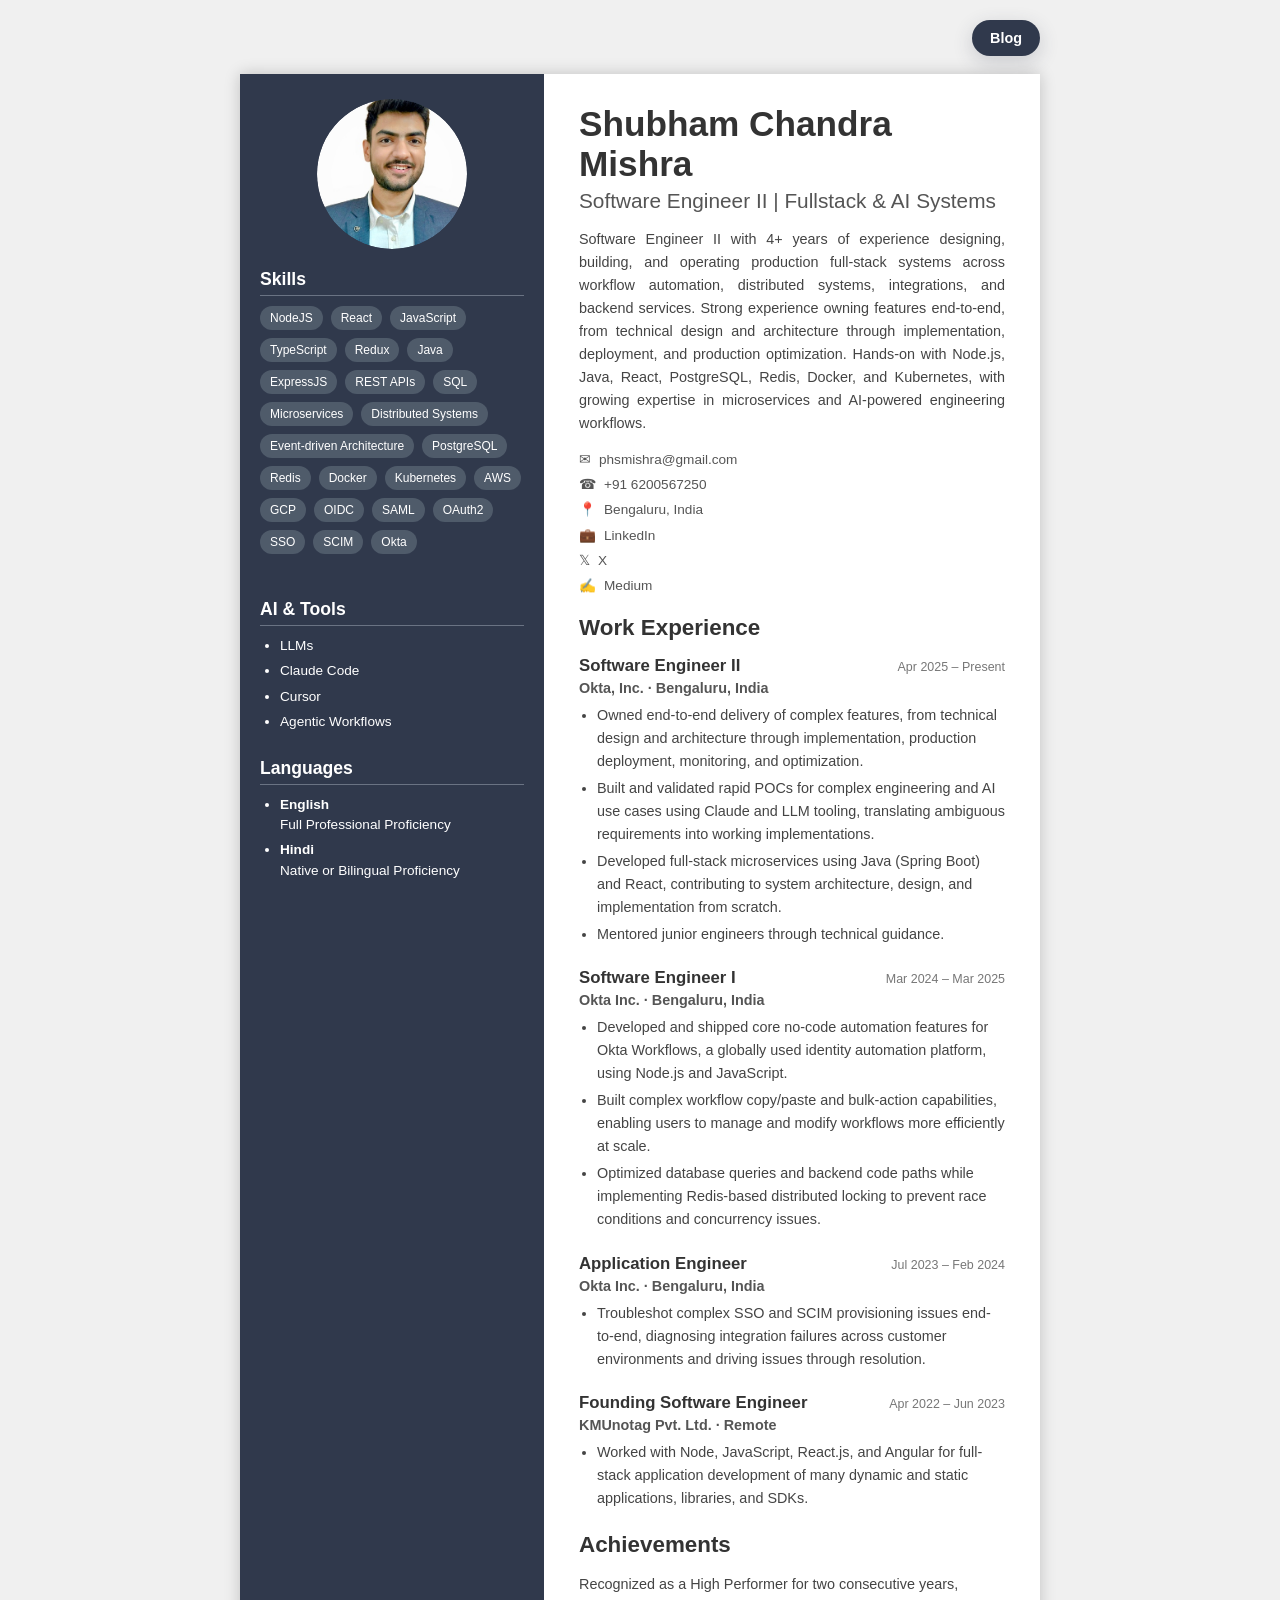
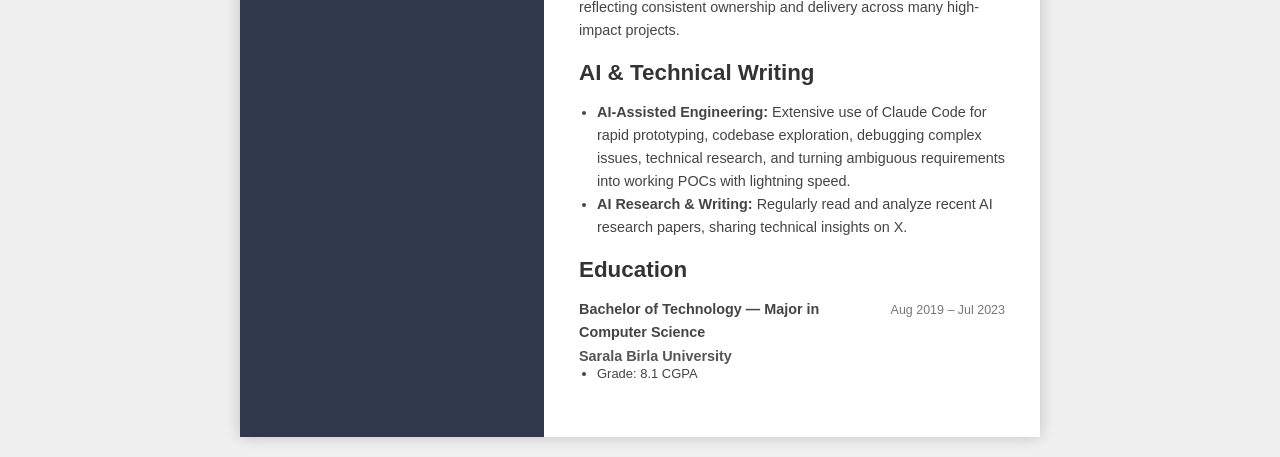
<file: index.html>
<!DOCTYPE html>
<html lang="en">
<head>
    <meta charset="UTF-8">
    <meta name="viewport" content="width=device-width, initial-scale=1.0">    
    <title>Shubham Chandra Mishra - Resume</title>
    <link rel="icon" type="image/jpeg" href="./profile-picture">
    <style>
        body {
            margin: 0;
            padding: 0;
            font-family: 'Arial', sans-serif;
            background-color: #f0f0f0;
            display: flex;
            flex-direction: column;
            justify-content: flex-start;
            align-items: center;
            min-height: 100vh;
            padding-top: 20px;
            padding-bottom: 20px;
            box-sizing: border-box;
        }

        .site-header {
            width: 800px;
            max-width: calc(100% - 24px);
            display: flex;
            justify-content: flex-end;
            margin-bottom: 18px;
        }

        .blog-link {
            display: inline-flex;
            align-items: center;
            gap: 8px;
            background: #30394c;
            color: white;
            text-decoration: none;
            padding: 10px 18px;
            border-radius: 999px;
            font-size: 0.9rem;
            font-weight: 600;
            box-shadow: 0 6px 20px rgba(48, 57, 76, 0.2);
            transition: transform 0.2s ease, box-shadow 0.2s ease;
        }

        .blog-link:hover {
            transform: translateY(-1px);
            box-shadow: 0 10px 24px rgba(48, 57, 76, 0.26);
        }

        .resume-container {
            display: flex;
            width: 800px;
            min-height: 900px;
            box-shadow: 0 0 15px rgba(0, 0, 0, 0.2);
            background-color: #ffffff;
        }

        .left-column {
            background-color: #30394c;
            color: white;
            width: 38%;
            padding: 25px 20px;
            display: flex;
            flex-direction: column;
            align-items: center;
            box-sizing: border-box;
        }

        .profile-image-container {
            width: 150px;
            height: 150px;
            border-radius: 50%;
            display: flex;
            justify-content: center;
            align-items: center;
            margin-bottom: 20px;
            overflow: hidden;
        }

        .profile-image {
            width: 100%;
            height: 100%;
            border-radius: 50%;
            object-fit: cover;
        }

        .skills-pills-container {
            display: flex;
            flex-wrap: wrap;
            justify-content: flex-start;
            gap: 8px;
            margin-bottom: 25px;
            width: 100%;
        }

        .skill-pill {
            background-color: #4f5b6a;
            color: white;
            padding: 5px 10px;
            border-radius: 15px;
            font-size: 0.75em;
            white-space: nowrap;
        }

        .sidebar-section {
            width: 100%;
            margin-bottom: 20px;
        }

        .sidebar-section h2 {
            font-size: 1.1em;
            font-weight: bold;
            margin-top: 0;
            margin-bottom: 10px;
            padding-bottom: 5px;
            border-bottom: 1px solid #6a7383;
            text-align: left;
        }

        .sidebar-section p,
        .sidebar-section ul {
            font-size: 0.85em;
            line-height: 1.5;
            margin-top: 0;
            margin-bottom: 5px;
        }
        .sidebar-section ul {
            padding-left: 20px;
            list-style-position: outside;
        }
        .sidebar-section ul li {
            margin-bottom: 5px;
        }
        .certificate-item strong, .achievement-item strong {
            font-weight: bold;
            display: block;
            margin-bottom: 3px;
            font-size: 1.1em;
        }
        .certificate-item em {
            font-size: 0.8em;
            color: #cccccc;
        }

        .right-column {
            background-color: #ffffff;
            width: 62%;
            padding: 30px 35px;
            box-sizing: border-box;
        }

        .right-column h1 {
            font-size: 2.2em;
            color: #333333;
            margin-top: 0;
            margin-bottom: 5px;
            font-weight: 600;
        }

        .right-column .title {
            font-size: 1.3em;
            color: #555555;
            margin-top: 0;
            margin-bottom: 15px;
            font-weight: normal;
        }

        .right-column .summary {
            font-size: 0.9em;
            color: #444444;
            line-height: 1.6;
            margin-bottom: 15px;
            text-align: justify;
        }

        .contact-info {
            margin-bottom: 20px;
        }
        .contact-info p {
            font-size: 0.85em;
            color: #555555;
            margin: 6px 0;
            line-height: 1.4;
            word-break: break-word;
        }
        .contact-info a {
            color: #555555;
            text-decoration: none;
        }
        .contact-info a:hover {
            text-decoration: underline;
        }
        .contact-info .icon {
            margin-right: 8px;
        }

        .work-experience h2,
        .education h2,
        .writing h2,
        .awards h2 {
            font-size: 1.4em;
            color: #333333;
            margin-top: 0;
            margin-bottom: 15px;
        }

        .job {
            margin-bottom: 22px;
        }

        .job-header {
            display: flex;
            justify-content: space-between;
            align-items: baseline;
            gap: 10px;
            margin-bottom: 4px;
        }

        .job-title {
            font-size: 1.05em;
            font-weight: bold;
            color: #333333;
            margin: 0;
        }

        .company {
            font-size: 0.9em;
            color: #555555;
            font-weight: 600;
        }

        .job-date {
            font-size: 0.78em;
            color: #777777;
            white-space: nowrap;
        }

        .job ul {
            margin: 8px 0 0 18px;
            padding: 0;
            font-size: 0.9em;
            color: #444444;
            line-height: 1.6;
        }

        .job li {
            margin-bottom: 4px;
        }

        .section-block {
            margin-bottom: 18px;
        }

        .section-block h3 {
            font-size: 1.1em;
            margin: 0 0 8px;
            color: #333333;
        }

        .section-block p,
        .section-block li {
            font-size: 0.9em;
            color: #444444;
            line-height: 1.6;
        }

        .section-block ul {
            margin: 0 0 0 18px;
            padding: 0;
        }

        .strong-link {
            color: #333333;
            text-decoration: none;
        }

        .strong-link:hover {
            text-decoration: underline;
        }

        @media (max-width: 820px) {
            .resume-container {
                flex-direction: column;
                width: 100%;
                max-width: 800px;
            }
            .left-column,
            .right-column {
                width: 100%;
            }
            .site-header {
                width: 100%;
                padding: 0 12px;
                box-sizing: border-box;
            }
        }
    </style>
</head>
<body>
    <header class="site-header">
        <a class="blog-link" href="./blog.html">Blog</a>
    </header>

    <div class="resume-container">
        <aside class="left-column">
            <div class="profile-image-container">
                <img class="profile-image" src="./profile-picture" alt="Shubham Chandra Mishra">
            </div>

            <section class="sidebar-section">
                <h2>Skills</h2>
                <div class="skills-pills-container">
                    <span class="skill-pill">NodeJS</span>
                    <span class="skill-pill">React</span>
                    <span class="skill-pill">JavaScript</span>
                    <span class="skill-pill">TypeScript</span>
                    <span class="skill-pill">Redux</span>
                    <span class="skill-pill">Java</span>
                    <span class="skill-pill">ExpressJS</span>
                    <span class="skill-pill">REST APIs</span>
                    <span class="skill-pill">SQL</span>
                    <span class="skill-pill">Microservices</span>
                    <span class="skill-pill">Distributed Systems</span>
                    <span class="skill-pill">Event-driven Architecture</span>
                    <span class="skill-pill">PostgreSQL</span>
                    <span class="skill-pill">Redis</span>
                    <span class="skill-pill">Docker</span>
                    <span class="skill-pill">Kubernetes</span>
                    <span class="skill-pill">AWS</span>
                    <span class="skill-pill">GCP</span>
                    <span class="skill-pill">OIDC</span>
                    <span class="skill-pill">SAML</span>
                    <span class="skill-pill">OAuth2</span>
                    <span class="skill-pill">SSO</span>
                    <span class="skill-pill">SCIM</span>
                    <span class="skill-pill">Okta</span>
                </div>
            </section>

            <section class="sidebar-section">
                <h2>AI & Tools</h2>
                <ul>
                    <li>LLMs</li>
                    <li>Claude Code</li>
                    <li>Cursor</li>
                    <li>Agentic Workflows</li>
                </ul>
            </section>

            <section class="sidebar-section">
                <h2>Languages</h2>
                <ul>
                    <li><strong>English</strong><br>Full Professional Proficiency</li>
                    <li><strong>Hindi</strong><br>Native or Bilingual Proficiency</li>
                </ul>
            </section>
        </aside>

        <main class="right-column">
            <h1>Shubham Chandra Mishra</h1>
            <p class="title">Software Engineer II | Fullstack &amp; AI Systems</p>

            <div class="summary">
                Software Engineer II with 4+ years of experience designing, building, and operating production full-stack systems across workflow automation, distributed systems, integrations, and backend services. Strong experience owning features end-to-end, from technical design and architecture through implementation, deployment, and production optimization. Hands-on with Node.js, Java, React, PostgreSQL, Redis, Docker, and Kubernetes, with growing expertise in microservices and AI-powered engineering workflows.
            </div>

            <div class="contact-info">
                <p><span class="icon">✉</span><a href="mailto:phsmishra@gmail.com">phsmishra@gmail.com</a></p>
                <p><span class="icon">☎</span>+91 6200567250</p>
                <p><span class="icon">📍</span>Bengaluru, India</p>
                <p><span class="icon">💼</span><a href="https://www.linkedin.com/in/shubham-chandra-mishra-6200567250" target="_blank" rel="noreferrer">LinkedIn</a></p>
                <p><span class="icon">𝕏</span><a href="https://x.com/shubh6200" target="_blank" rel="noreferrer">X</a></p>
                <p><span class="icon">✍</span><a href="https://scmishra.medium.com/" target="_blank" rel="noreferrer">Medium</a></p>
            </div>

            <section class="work-experience">
                <h2>Work Experience</h2>

                <div class="job">
                    <div class="job-header">
                        <p class="job-title">Software Engineer II</p>
                        <span class="job-date">Apr 2025 – Present</span>
                    </div>
                    <div class="company">Okta, Inc. · Bengaluru, India</div>
                    <ul>
                        <li>Owned end-to-end delivery of complex features, from technical design and architecture through implementation, production deployment, monitoring, and optimization.</li>
                        <li>Built and validated rapid POCs for complex engineering and AI use cases using Claude and LLM tooling, translating ambiguous requirements into working implementations.</li>
                        <li>Developed full-stack microservices using Java (Spring Boot) and React, contributing to system architecture, design, and implementation from scratch.</li>
                        <li>Mentored junior engineers through technical guidance.</li>
                    </ul>
                </div>

                <div class="job">
                    <div class="job-header">
                        <p class="job-title">Software Engineer I</p>
                        <span class="job-date">Mar 2024 – Mar 2025</span>
                    </div>
                    <div class="company">Okta Inc. · Bengaluru, India</div>
                    <ul>
                        <li>Developed and shipped core no-code automation features for Okta Workflows, a globally used identity automation platform, using Node.js and JavaScript.</li>
                        <li>Built complex workflow copy/paste and bulk-action capabilities, enabling users to manage and modify workflows more efficiently at scale.</li>
                        <li>Optimized database queries and backend code paths while implementing Redis-based distributed locking to prevent race conditions and concurrency issues.</li>
                    </ul>
                </div>

                <div class="job">
                    <div class="job-header">
                        <p class="job-title">Application Engineer</p>
                        <span class="job-date">Jul 2023 – Feb 2024</span>
                    </div>
                    <div class="company">Okta Inc. · Bengaluru, India</div>
                    <ul>
                        <li>Troubleshot complex SSO and SCIM provisioning issues end-to-end, diagnosing integration failures across customer environments and driving issues through resolution.</li>
                    </ul>
                </div>

                <div class="job">
                    <div class="job-header">
                        <p class="job-title">Founding Software Engineer</p>
                        <span class="job-date">Apr 2022 – Jun 2023</span>
                    </div>
                    <div class="company">KMUnotag Pvt. Ltd. · Remote</div>
                    <ul>
                        <li>Worked with Node, JavaScript, React.js, and Angular for full-stack application development of many dynamic and static applications, libraries, and SDKs.</li>
                    </ul>
                </div>
            </section>

            <section class="awards section-block">
                <h2>Achievements</h2>
                <p>Recognized as a High Performer for two consecutive years, reflecting consistent ownership and delivery across many high-impact projects.</p>
            </section>

            <section class="writing section-block">
                <h2>AI &amp; Technical Writing</h2>
                <ul>
                    <li><strong>AI-Assisted Engineering:</strong> Extensive use of Claude Code for rapid prototyping, codebase exploration, debugging complex issues, technical research, and turning ambiguous requirements into working POCs with lightning speed.</li>
                    <li><strong>AI Research &amp; Writing:</strong> Regularly read and analyze recent AI research papers, sharing technical insights on X.</li>
                </ul>
            </section>

            <section class="education section-block">
                <h2>Education</h2>
                <div class="job">
                    <div class="job-header">
                        <p class="job-title">Bachelor of Technology — Major in Computer Science</p>
                        <span class="job-date">Aug 2019 – Jul 2023</span>
                    </div>
                    <div class="company">Sarala Birla University</div>
                    <ul>
                        <li>Grade: 8.1 CGPA</li>
                    </ul>
                </div>
            </section>
        </main>
    </div>
</body>
</html>
</file>
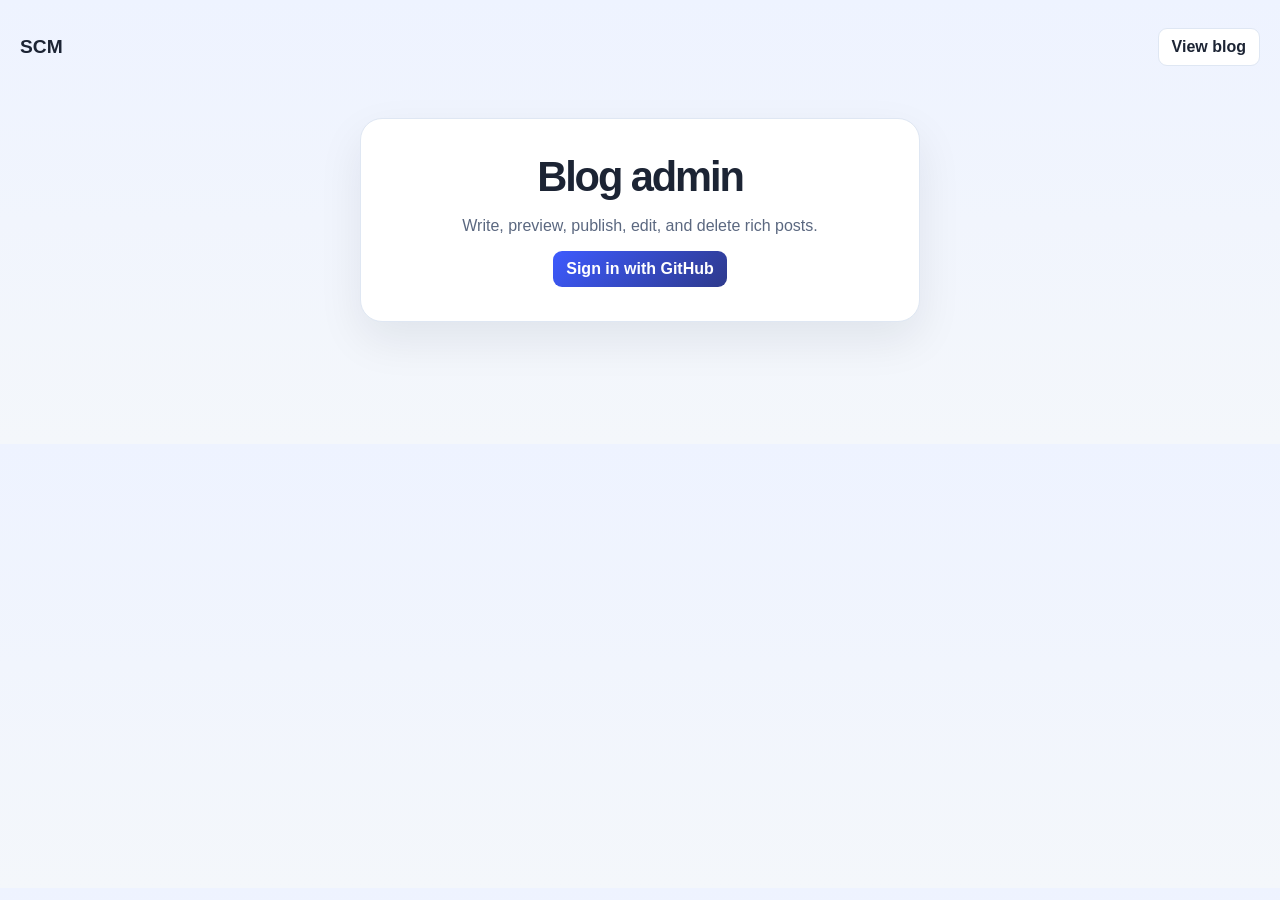
<file: admin/index.html>
<!doctype html>
<html lang="en">
<head>
<meta charset="utf-8"><meta name="viewport" content="width=device-width,initial-scale=1"><title>Blog Admin</title>
<style>
:root{--bg:#f4f7fb;--card:#fff;--ink:#1c2434;--muted:#5b6880;--line:#dfe7f3;--accent:#3d5afe;--dark:#2e3a8c;--danger:#b42318;--ok:#1a7f5a;--shadow:0 18px 45px #10182814}*{box-sizing:border-box}body{margin:0;background:linear-gradient(180deg,#eef3ff,var(--bg));color:var(--ink);font:16px Inter,"Segoe UI",Arial,sans-serif}.shell{max-width:1280px;margin:auto;padding:28px 20px 70px}.topbar,.toolbar,.form-actions,.post-row{display:flex;align-items:center;gap:10px}.topbar{justify-content:space-between;margin-bottom:24px}.brand{color:var(--ink);font-weight:800;font-size:1.2rem;text-decoration:none}.actions{display:flex;gap:10px;flex-wrap:wrap}.button{border:1px solid var(--line);border-radius:9px;background:#fff;color:var(--ink);padding:9px 13px;font:inherit;font-weight:700;cursor:pointer;text-decoration:none}.button.primary{background:linear-gradient(135deg,var(--accent),var(--dark));border:0;color:#fff}.button.danger{color:var(--danger)}.button:disabled{opacity:.55;cursor:wait}.hidden{display:none!important}.card,.auth-card{background:var(--card);border:1px solid var(--line);border-radius:22px;box-shadow:var(--shadow);overflow:hidden}.auth-card{max-width:560px;margin:52px auto;padding:34px;text-align:center}.auth-card h1{margin:0 0 10px;font-size:2.6rem;letter-spacing:-.05em}.muted{color:var(--muted)}.dashboard{display:grid;grid-template-columns:minmax(280px,.75fr) minmax(0,1.25fr);gap:22px}.card-head{display:flex;justify-content:space-between;align-items:center;gap:12px;padding:19px 22px;border-bottom:1px solid var(--line);background:#edf0ffb3}.card-head h2{margin:0;font-size:1.08rem}.post-list{padding:12px}.post-row{justify-content:space-between;padding:15px 10px;border-bottom:1px solid var(--line)}.post-row:last-child{border-bottom:0}.post-row h3{margin:0 0 5px;font-size:1rem}.post-row small{color:var(--muted);font-size:.8rem}.post-actions{display:flex;gap:7px;flex-shrink:0}.form{padding:0 22px 22px}.field{display:flex;flex-direction:column;gap:7px;margin-top:16px}label{color:var(--muted);font-size:.76rem;font-weight:800;letter-spacing:.05em;text-transform:uppercase}input,textarea,select{width:100%;border:1px solid var(--line);border-radius:10px;padding:10px 12px;background:#fff;color:var(--ink);font:inherit}.grid{display:grid;grid-template-columns:1fr 1fr;gap:14px}.toolbar{flex-wrap:wrap;padding:12px 0 0}.toolbar .button{padding:7px 10px;font-size:.87rem}.toolbar select{width:auto;padding:7px 9px}.editor-wrap{border:1px solid var(--line);border-radius:12px;overflow:hidden;margin-top:10px;background:#fff}.editor{min-height:330px;padding:17px;outline:0;line-height:1.75;font-size:1.02rem;overflow:auto}.editor:focus{box-shadow:inset 0 0 0 2px #3d5afe33}.editor img,.editor video,.editor iframe{display:block;max-width:100%;margin:16px 0;border-radius:12px}.editor blockquote{border-left:4px solid var(--accent);padding-left:15px;color:var(--muted);font-style:italic}.editor pre{background:#0f172a;color:#e5ecff;padding:14px;border-radius:10px;overflow:auto}.editor a{color:var(--accent)}.editor table{border-collapse:collapse;width:100%}.editor td,.editor th{border:1px solid var(--line);padding:8px}.tabs{display:flex;gap:4px;border-bottom:1px solid var(--line);padding:12px 22px 0}.tab{border:0;border-bottom:3px solid transparent;background:transparent;padding:10px 14px;color:var(--muted);font-weight:800;cursor:pointer}.tab.active{border-color:var(--accent);color:var(--accent)}.preview{min-height:330px;padding:22px;line-height:1.75;overflow:auto}.preview h1{font-size:clamp(2rem,4vw,3.5rem);line-height:1.05}.preview img,.preview video,.preview iframe{max-width:100%;display:block;margin:16px 0;border-radius:12px}.status{min-height:24px;margin-top:14px;color:var(--muted)}.status.error{color:var(--danger)}.status.success{color:var(--ok)}.empty{text-align:center;color:var(--muted);padding:28px 12px}@media(max-width:900px){.dashboard{grid-template-columns:1fr}}@media(max-width:560px){.grid{grid-template-columns:1fr}.post-row{align-items:flex-start;flex-direction:column}.post-actions{width:100%}.post-actions .button{flex:1}}
</style>
</head>
<body><div class="shell">
<header class="topbar"><a class="brand" href="../index.html">SCM</a><div class="actions"><a class="button" href="../blog.html">View blog</a><button id="logout" class="button hidden">Log out</button></div></header>
<section id="auth" class="auth-card"><h1>Blog admin</h1><p class="muted">Write, preview, publish, edit, and delete rich posts.</p><button id="login" class="button primary">Sign in with GitHub</button></section>
<main id="dashboard" class="dashboard hidden"><section class="card"><div class="card-head"><h2>Published posts</h2><button id="newPost" class="button primary">New post</button></div><div id="postList" class="post-list"><p class="empty">Loading…</p></div></section>
<section class="card"><div class="card-head"><h2 id="formTitle">New post</h2><button id="cancel" class="button hidden">Cancel edit</button></div><div class="tabs"><button class="tab active" data-tab="write">Write</button><button class="tab" data-tab="preview">Preview</button></div><form id="form" class="form"><div class="field"><label for="title">Title</label><input id="title" required placeholder="Why this matters"></div><div class="grid"><div class="field"><label for="slug">Slug</label><input id="slug" placeholder="why-this-matters"></div><div class="field"><label for="date">Date</label><input id="date" type="date" required></div></div><div class="grid"><div class="field"><label for="category">Category</label><select id="category"><option>Engineering</option><option>Identity</option><option>Career</option><option>Product</option></select></div><div class="field"><label for="cover">Cover image URL</label><input id="cover" type="url" placeholder="https://…"></div></div><div class="field"><label for="excerpt">Short summary</label><textarea id="excerpt" rows="3"></textarea></div><div id="writePane"><div class="toolbar" aria-label="Formatting toolbar"><select id="fontSize" title="Font size"><option value="">Size</option><option value="1">Small</option><option value="3">Normal</option><option value="5">Large</option><option value="7">Huge</option></select><button type="button" class="button" data-cmd="bold"><b>B</b></button><button type="button" class="button" data-cmd="italic"><i>I</i></button><button type="button" class="button" data-cmd="underline"><u>U</u></button><button type="button" class="button" data-cmd="strikeThrough"><s>S</s></button><button type="button" class="button" data-cmd="formatBlock" data-value="h2">H2</button><button type="button" class="button" data-cmd="formatBlock" data-value="h3">H3</button><button type="button" class="button" data-cmd="insertUnorderedList">• List</button><button type="button" class="button" data-cmd="insertOrderedList">1. List</button><button type="button" class="button" data-cmd="formatBlock" data-value="blockquote">Quote</button><button type="button" class="button" data-cmd="formatBlock" data-value="pre">Code</button><button type="button" class="button" data-cmd="justifyLeft">Left</button><button type="button" class="button" data-cmd="justifyCenter">Center</button><button type="button" class="button" data-cmd="justifyRight">Right</button><button type="button" class="button" id="link">Link</button><button type="button" class="button" id="image">Image</button><button type="button" class="button" id="video">Video</button><button type="button" class="button" id="upload">Upload</button><button type="button" class="button" data-cmd="removeFormat">Clear</button></div><input id="file" type="file" class="hidden" accept="image/*,video/*"><div id="editor" class="editor" contenteditable="true" spellcheck="true"><p>Start writing…</p></div></div><div id="previewPane" class="preview hidden"></div><div class="form-actions"><button id="clear" type="button" class="button">Clear</button><button id="save" class="button primary">Publish post</button></div><div id="status" class="status"></div></form></section></main></div>
<script>
const base='https://scmishra-blog-admin.scmishra-cse.workers.dev',q=s=>document.querySelector(s),auth=q('#auth'),dash=q('#dashboard'),list=q('#postList'),editor=q('#editor'),preview=q('#previewPane'),form=q('#form'),status=q('#status'),save=q('#save'),file=q('#file');let editing=null;const el={title:q('#title'),slug:q('#slug'),date:q('#date'),category:q('#category'),cover:q('#cover'),excerpt:q('#excerpt')};
const today=()=>new Date().toISOString().slice(0,10),esc=v=>String(v||'').replace(/[&<>"']/g,c=>({'&':'&amp;','<':'&lt;','>':'&gt;','"':'&quot;',"'":'&#39;'}[c])),slugify=v=>String(v||'').toLowerCase().trim().replace(/[^a-z0-9]+/g,'-').replace(/^-|-$/g,'');
function say(v,t=''){status.textContent=v;status.className='status'+(t?' '+t:'')}async function api(path,opt={}){const r=await fetch(base+path,{credentials:'include',...opt,headers:{'Content-Type':'application/json',...(opt.headers||{})}}),d=await r.json().catch(()=>({}));if(!r.ok)throw Error(d.error||`Request failed (${r.status})`);return d}
function reset(){editing=null;form.reset();el.date.value=today();el.category.value='Engineering';editor.innerHTML='<p>Start writing…</p>';q('#formTitle').textContent='New post';save.textContent='Publish post';q('#cancel').classList.add('hidden');say('');showTab('write')}
function showTab(tab){document.querySelectorAll('.tab').forEach(x=>x.classList.toggle('active',x.dataset.tab===tab));q('#writePane').classList.toggle('hidden',tab!=='write');preview.classList.toggle('hidden',tab!=='preview');if(tab==='preview'){preview.innerHTML=editor.innerHTML||'<p>Nothing to preview yet.</p>';}}
function command(c,v=null){editor.focus();document.execCommand(c,false,v)}function insert(html){editor.focus();document.execCommand('insertHTML',false,html)}
function media(kind){const u=prompt(kind==='image'?'Image URL:':'Video URL or YouTube URL:');if(!u)return;if(kind==='image')insert(`<img src="${esc(u)}" alt="Inserted image">`);else{const youtube=/youtu\.be|youtube\.com/.test(u),src=youtube?(u.includes('youtu.be')?u.replace('youtu.be/','www.youtube.com/embed/'):u.replace('watch?v=','embed/')):u;insert(youtube?`<iframe src="${esc(src)}" title="Video" allowfullscreen></iframe>`:`<video controls src="${esc(src)}"></video>`);}}
function uploadMedia(f){const r=new FileReader();r.onload=()=>insert(f.type.startsWith('image/')?`<img src="${r.result}" alt="Uploaded image">`:`<video controls src="${r.result}"></video>`);r.readAsDataURL(f)}
async function load(){try{const posts=await api('/api/posts');list.innerHTML=posts.length?posts.map(p=>`<article class="post-row"><div><h3>${esc(p.title)}</h3><small>${esc(p.date)} • ${esc(p.category)} • ${esc(p.slug)}</small></div><div class="post-actions"><button class="button edit" data-slug="${esc(p.slug)}">Edit</button><button class="button danger del" data-slug="${esc(p.slug)}" data-title="${esc(p.title)}">Delete</button></div></article>`).join(''):'<p class="empty">No published posts yet.</p>';document.querySelectorAll('.edit').forEach(b=>b.onclick=()=>fill(posts.find(p=>p.slug===b.dataset.slug)));document.querySelectorAll('.del').forEach(b=>b.onclick=()=>remove(b.dataset.slug,b.dataset.title))}catch(e){list.innerHTML=`<p class="empty">${esc(e.message)}</p>`}}
function fill(p){editing=p.slug;el.title.value=p.title||'';el.slug.value=p.slug||'';el.date.value=p.date||today();el.category.value=p.category||'Engineering';el.cover.value=p.cover||'';el.excerpt.value=p.excerpt||'';editor.innerHTML=p.contentHtml||'<p>Start writing…</p>';q('#formTitle').textContent='Edit post';save.textContent='Save changes';q('#cancel').classList.remove('hidden');showTab('write');say(`Editing “${p.title}”`);scrollTo({top:0,behavior:'smooth'})}
async function remove(s,t){if(!confirm(`Delete “${t}”?`))return;try{say('Deleting…');await api('/api/posts/'+encodeURIComponent(s),{method:'DELETE'});if(editing===s)reset();await load();say('Post deleted.','success')}catch(e){say(e.message,'error')}}
document.querySelectorAll('[data-cmd]').forEach(b=>b.onclick=()=>command(b.dataset.cmd,b.dataset.value||null));q('#fontSize').onchange=e=>command('fontSize',e.target.value);q('#link').onclick=()=>{const u=prompt('Link URL:');if(u)command('createLink',u)};q('#image').onclick=()=>media('image');q('#video').onclick=()=>media('video');q('#upload').onclick=()=>file.click();file.onchange=e=>{if(e.target.files[0])uploadMedia(e.target.files[0]);file.value=''};document.querySelectorAll('.tab').forEach(b=>b.onclick=()=>showTab(b.dataset.tab));el.title.oninput=()=>{if(!editing)el.slug.value=slugify(el.title.value)};q('#newPost').onclick=reset;q('#clear').onclick=reset;q('#cancel').onclick=reset;
form.onsubmit=async e=>{e.preventDefault();const title=el.title.value.trim(),slug=slugify(el.slug.value||title);if(!title||!editor.innerHTML.trim()){say('Title and content are required.','error');return}try{save.disabled=true;say(editing?'Saving changes…':'Publishing…');await api('/api/posts',{method:'POST',body:JSON.stringify({title,slug,date:el.date.value||today(),tag:el.category.value,cover:el.cover.value.trim(),excerpt:el.excerpt.value.trim(),contentHtml:editor.innerHTML,action:editing?'update':'create',originalSlug:editing||''})});await load();reset();say(editing?'Post updated.':'Post published.','success')}catch(e){say(e.message,'error')}finally{save.disabled=false}};
q('#login').onclick=()=>location.href=base+'/auth/github';q('#logout').onclick=async()=>{await fetch(base+'/api/logout',{method:'POST',credentials:'include'});location.reload()};(async()=>{try{await api('/api/session');auth.classList.add('hidden');dash.classList.remove('hidden');q('#logout').classList.remove('hidden');reset();await load()}catch{}})();
</script></body></html>
</file>
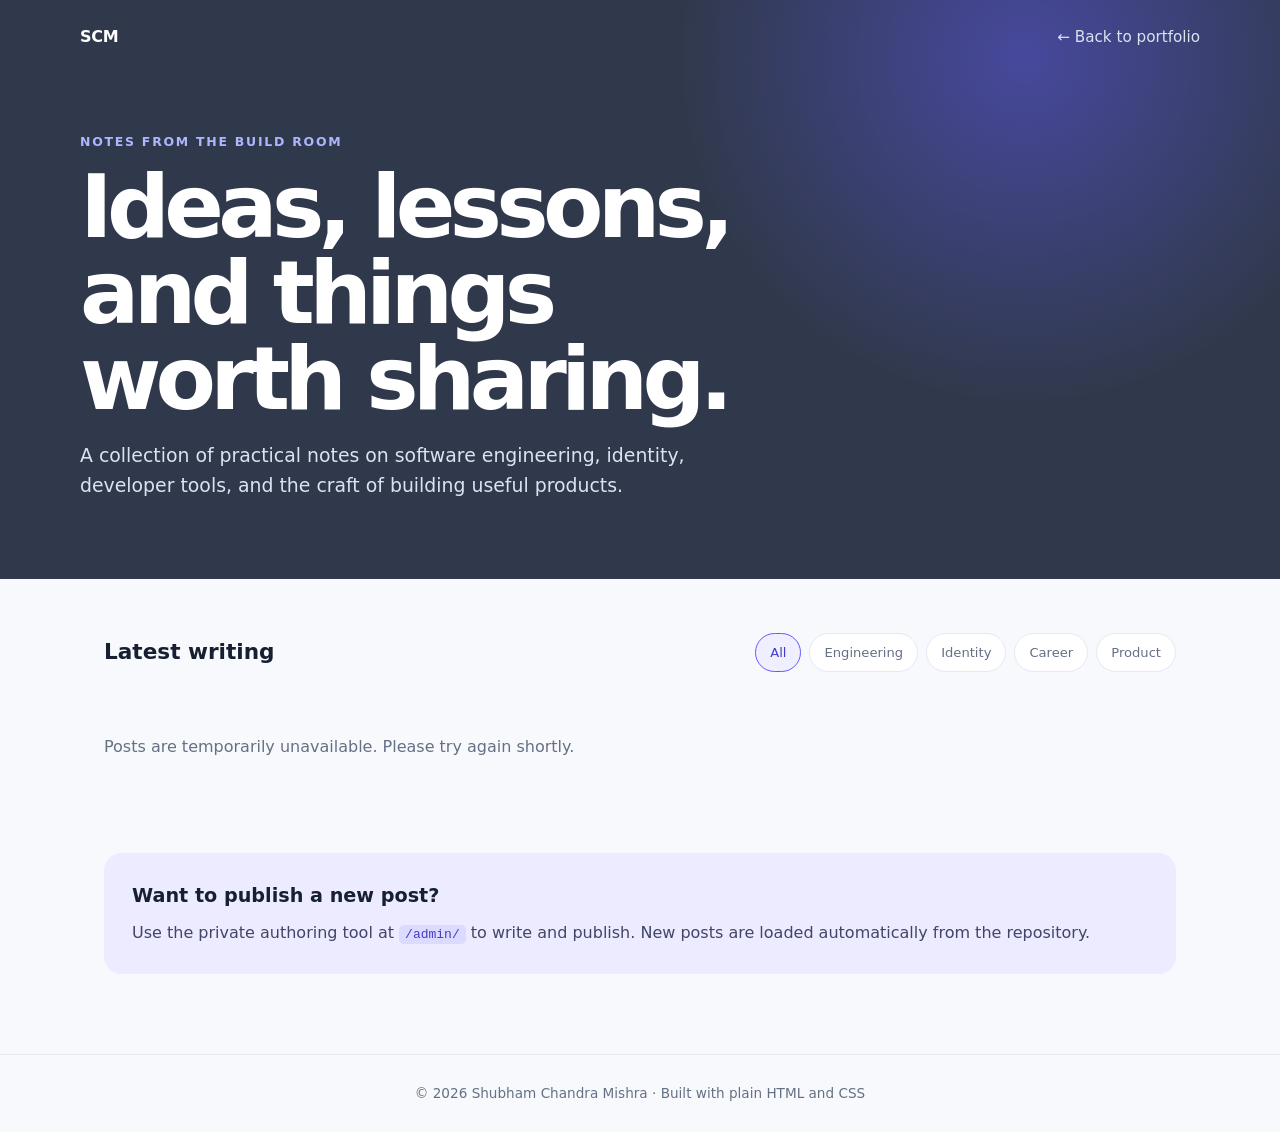
<file: blog.html>
<!DOCTYPE html>
<html lang="en">
<head>
  <meta charset="UTF-8">
  <meta name="viewport" content="width=device-width, initial-scale=1.0">
  <meta name="description" content="Notes and articles by Shubham Chandra Mishra about software engineering, identity, and building for the web.">
  <title>Blog | Shubham Chandra Mishra</title>
  <style>
    :root{--ink:#172033;--muted:#667085;--paper:#f7f9fc;--card:#fff;--line:#e5eaf2;--accent:#635bff;--accent-dark:#443cc2;--sidebar:#30394c;--shadow:0 18px 50px rgba(30,42,72,.09)}
    *{box-sizing:border-box}html{scroll-behavior:smooth}body{margin:0;color:var(--ink);background:var(--paper);font-family:Inter,ui-sans-serif,system-ui,-apple-system,BlinkMacSystemFont,"Segoe UI",sans-serif;line-height:1.6}a{color:inherit}.hero{background:radial-gradient(circle at 80% 10%,rgba(99,91,255,.45),transparent 30%),var(--sidebar);color:#fff;padding:24px clamp(24px,6vw,88px) 78px}nav,.hero-inner,main{max-width:1120px;margin:0 auto}nav{display:flex;justify-content:space-between;align-items:center;gap:20px}.brand{text-decoration:none;font-weight:750;letter-spacing:-.02em}nav a:not(.brand){color:#dce2f0;text-decoration:none;font-size:.95rem}nav a:not(.brand):hover{color:#fff}.hero-inner{padding-top:82px}.eyebrow{color:#aeb5ff;font-size:.78rem;font-weight:800;letter-spacing:.14em;text-transform:uppercase}h1{max-width:720px;margin:12px 0 18px;font-size:clamp(2.7rem,7vw,5.5rem);line-height:.98;letter-spacing:-.065em}.intro{max-width:620px;margin:0;color:#dce2f0;font-size:clamp(1rem,2vw,1.18rem)}main{padding:54px 24px 80px}.toolbar{display:flex;justify-content:space-between;align-items:center;gap:20px;margin-bottom:26px}.toolbar h2{margin:0;font-size:1.35rem}.filters{display:flex;flex-wrap:wrap;gap:8px}.filter{border:1px solid var(--line);border-radius:999px;background:var(--card);color:var(--muted);cursor:pointer;padding:8px 14px;font:inherit;font-size:.82rem}.filter:hover,.filter.active{border-color:var(--accent);background:#efefff;color:var(--accent-dark)}.posts{display:grid;grid-template-columns:repeat(3,1fr);gap:22px}.post{display:flex;flex-direction:column;min-height:330px;padding:28px;border:1px solid var(--line);border-radius:18px;background:var(--card);box-shadow:var(--shadow);transition:transform .2s ease,box-shadow .2s ease}.post:hover{transform:translateY(-4px);box-shadow:0 22px 60px rgba(30,42,72,.14)}.post-meta{display:flex;justify-content:space-between;gap:12px;color:var(--muted);font-size:.78rem}.tag{color:var(--accent-dark);font-weight:750}.post h3{margin:22px 0 10px;font-size:1.3rem;line-height:1.2;letter-spacing:-.025em}.post p{margin:0;color:var(--muted);font-size:.95rem}.read{display:inline-block;margin-top:auto;padding-top:24px;color:var(--accent-dark);font-size:.9rem;font-weight:750;text-decoration:none}.read:hover{text-decoration:underline}.empty{display:none;color:var(--muted)}.loading{grid-column:1/-1;color:var(--muted);padding:20px 0}.guide{margin-top:58px;padding:28px;border-radius:18px;background:#ecebff}.guide h2{margin:0 0 8px;font-size:1.2rem}.guide p{margin:0;color:#414568}code{padding:2px 6px;border-radius:5px;background:rgba(99,91,255,.12);color:var(--accent-dark)}footer{padding:28px 24px;border-top:1px solid var(--line);color:var(--muted);text-align:center;font-size:.85rem}@media(max-width:800px){.hero{padding-bottom:58px}.hero-inner{padding-top:62px}.posts{grid-template-columns:1fr 1fr}.toolbar{align-items:flex-start;flex-direction:column}}@media(max-width:560px){nav a:not(.brand){display:none}.posts{grid-template-columns:1fr}.post{min-height:280px}}
  </style>
</head>
<body>
  <header class="hero"><nav aria-label="Main navigation"><a class="brand" href="./index.html">SCM</a><a href="./index.html">← Back to portfolio</a></nav><div class="hero-inner"><div class="eyebrow">Notes from the build room</div><h1>Ideas, lessons, and things worth sharing.</h1><p class="intro">A collection of practical notes on software engineering, identity, developer tools, and the craft of building useful products.</p></div></header>
  <main>
    <div class="toolbar"><h2>Latest writing</h2><div class="filters" aria-label="Filter posts"><button class="filter active" data-filter="all">All</button><button class="filter" data-filter="engineering">Engineering</button><button class="filter" data-filter="identity">Identity</button><button class="filter" data-filter="career">Career</button><button class="filter" data-filter="product">Product</button></div></div>
    <section id="posts" class="posts" aria-live="polite"><p class="loading">Loading the latest writing…</p></section><p id="empty" class="empty">No posts in this category yet.</p>
    <aside class="guide"><h2>Want to publish a new post?</h2><p>Use the private authoring tool at <code>/admin/</code> to write and publish. New posts are loaded automatically from the repository.</p></aside>
  </main>
  <footer>© 2026 Shubham Chandra Mishra · Built with plain HTML and CSS</footer>
  <script>
    const owner='scmishra-cse';
    const repo='scmishra-cse.github.io';
    const postsContainer=document.getElementById('posts');
    const empty=document.getElementById('empty');
    let posts=[];
    let activeFilter='all';

    function escapeHtml(value=''){
      return value.replace(/[&<>'"]/g,(character)=>({'&':'&amp;','<':'&lt;','>':'&gt;',"'":'&#39;','"':'&quot;'}[character]));
    }

    function postCard(post){
      const category=post.category.toLowerCase();
      return `<article class="post" data-category="${escapeHtml(category)}"><div class="post-meta"><span class="tag">${escapeHtml(post.category)}</span><span>${escapeHtml(post.date)}</span></div><h3>${escapeHtml(post.title)}</h3><p>${escapeHtml(post.excerpt)}</p><a class="read" href="${escapeHtml(post.url)}">Read the post →</a></article>`;
    }

    function renderPosts(){
      const visible=posts.filter((post)=>activeFilter==='all'||post.category.toLowerCase()===activeFilter);
      postsContainer.innerHTML=visible.length?visible.map(postCard).join(''):'<p class="loading">No published posts yet.</p>';
      empty.style.display=visible.length?'none':'block';
    }

    async function loadPosts(){
      try{
        const response=await fetch(`https://api.github.com/repos/${owner}/${repo}/contents/posts?ref=main`);
        if(!response.ok)throw new Error('Unable to load posts');
        const files=await response.json();
        const htmlFiles=files.filter((file)=>file.type==='file'&&file.name.endsWith('.html'));
        posts=await Promise.all(htmlFiles.map(async(file)=>{
          const articleResponse=await fetch(file.download_url);
          const html=await articleResponse.text();
          const documentFragment=new DOMParser().parseFromString(html,'text/html');
          const title=documentFragment.querySelector('h1')?.textContent.trim()||file.name.replace('.html','');
          const description=documentFragment.querySelector('meta[name="description"]')?.content||'Read the latest note from Shubham.';
          const meta=documentFragment.querySelector('.article small')?.textContent.trim()||'';
          const parts=meta.split('•').map((part)=>part.trim());
          return {title,excerpt:description,date:parts[0]||'Published',category:parts[1]||'Engineering',url:`./posts/${file.name}`};
        }));
        posts.sort((a,b)=>new Date(b.date)-new Date(a.date));
        renderPosts();
      }catch(error){
        postsContainer.innerHTML='<p class="loading">Posts are temporarily unavailable. Please try again shortly.</p>';
      }
    }

    document.querySelectorAll('.filter').forEach((button)=>button.addEventListener('click',()=>{
      document.querySelectorAll('.filter').forEach((item)=>item.classList.remove('active'));
      button.classList.add('active');
      activeFilter=button.dataset.filter;
      renderPosts();
    }));
    loadPosts();
  </script>
</body>
</html>
</file>
